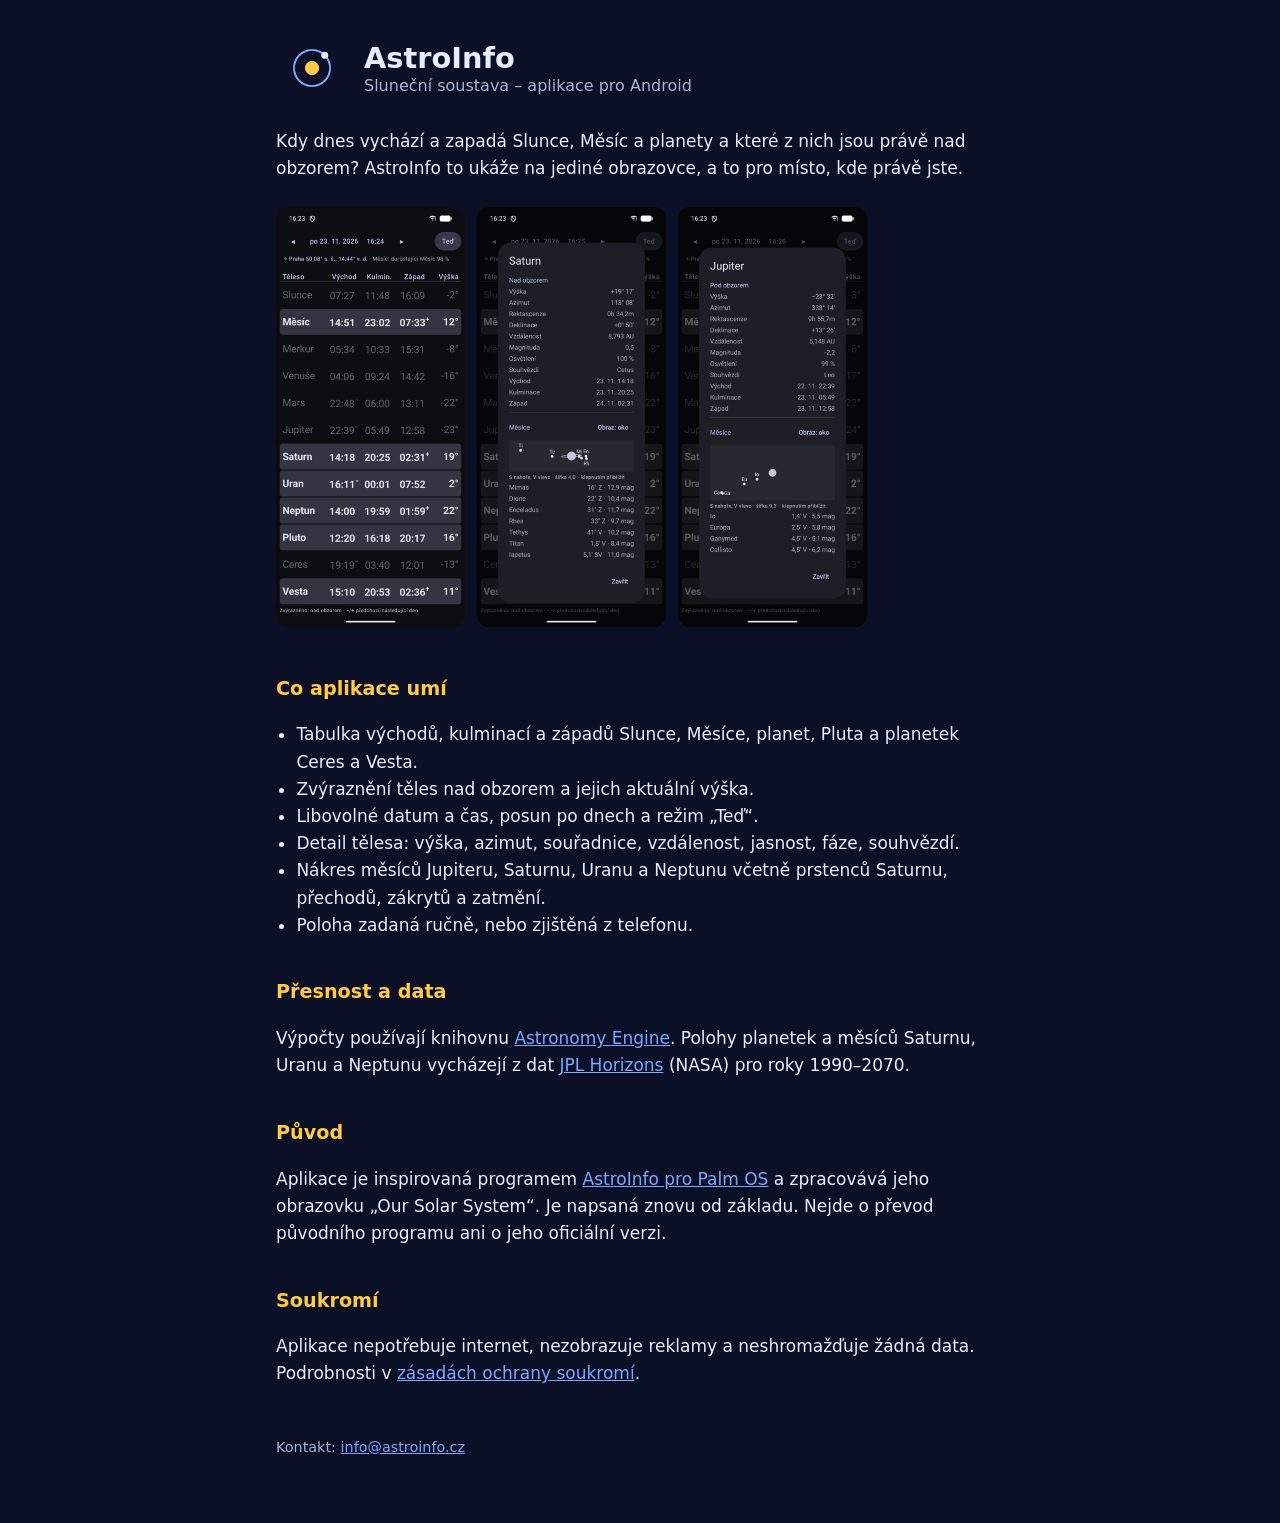
<file: index.html>
<!doctype html>
<html lang="cs">
<head>
<meta charset="utf-8">
<meta name="viewport" content="width=device-width, initial-scale=1">
<title>AstroInfo – Sluneční soustava</title>
<meta name="description" content="Aplikace pro Android: východy a západy Slunce, Měsíce a planet a polohy měsíců velkých planet.">
<link rel="icon" href="img/icon.png">
<link rel="stylesheet" href="style.css">
</head>
<body>
<main>
<header>
  <img src="img/icon.png" alt="">
  <h1>AstroInfo<small>Sluneční soustava – aplikace pro Android</small></h1>
</header>

<p>Kdy dnes vychází a zapadá Slunce, Měsíc a planety a které z nich jsou právě nad obzorem?
AstroInfo to ukáže na jediné obrazovce, a to pro místo, kde právě jste.</p>

<!-- Po vydání doplnit odkaz:
<p><a href="https://play.google.com/store/apps/details?id=cz.astroinfo.app">Stáhnout z Google Play</a></p>
-->

<div class="shots">
  <img src="img/1.png" alt="Tabulka východů a západů">
  <img src="img/2.png" alt="Detail Saturnu s měsíci">
  <img src="img/3.png" alt="Detail Jupiteru s měsíci">
</div>

<h2>Co aplikace umí</h2>
<ul>
  <li>Tabulka východů, kulminací a západů Slunce, Měsíce, planet, Pluta a planetek Ceres a Vesta.</li>
  <li>Zvýraznění těles nad obzorem a jejich aktuální výška.</li>
  <li>Libovolné datum a čas, posun po dnech a režim „Teď“.</li>
  <li>Detail tělesa: výška, azimut, souřadnice, vzdálenost, jasnost, fáze, souhvězdí.</li>
  <li>Nákres měsíců Jupiteru, Saturnu, Uranu a Neptunu včetně prstenců Saturnu, přechodů, zákrytů a zatmění.</li>
  <li>Poloha zadaná ručně, nebo zjištěná z telefonu.</li>
</ul>

<h2>Přesnost a data</h2>
<p>Výpočty používají knihovnu <a href="https://github.com/cosinekitty/astronomy">Astronomy Engine</a>.
Polohy planetek a měsíců Saturnu, Uranu a Neptunu vycházejí z dat
<a href="https://ssd.jpl.nasa.gov/horizons/">JPL Horizons</a> (NASA) pro roky 1990–2070.</p>

<h2>Původ</h2>
<p>Aplikace je inspirovaná programem <a href="https://astroinfo.sourceforge.net/">AstroInfo pro Palm OS</a>
a zpracovává jeho obrazovku „Our Solar System“. Je napsaná znovu od základu. Nejde o převod původního
programu ani o jeho oficiální verzi.</p>

<h2>Soukromí</h2>
<p>Aplikace nepotřebuje internet, nezobrazuje reklamy a neshromažďuje žádná data.
Podrobnosti v <a href="privacy.html">zásadách ochrany soukromí</a>.</p>

<footer>Kontakt: <a href="mailto:info@astroinfo.cz">info@astroinfo.cz</a></footer>
</main>
</body>
</html>
</file>
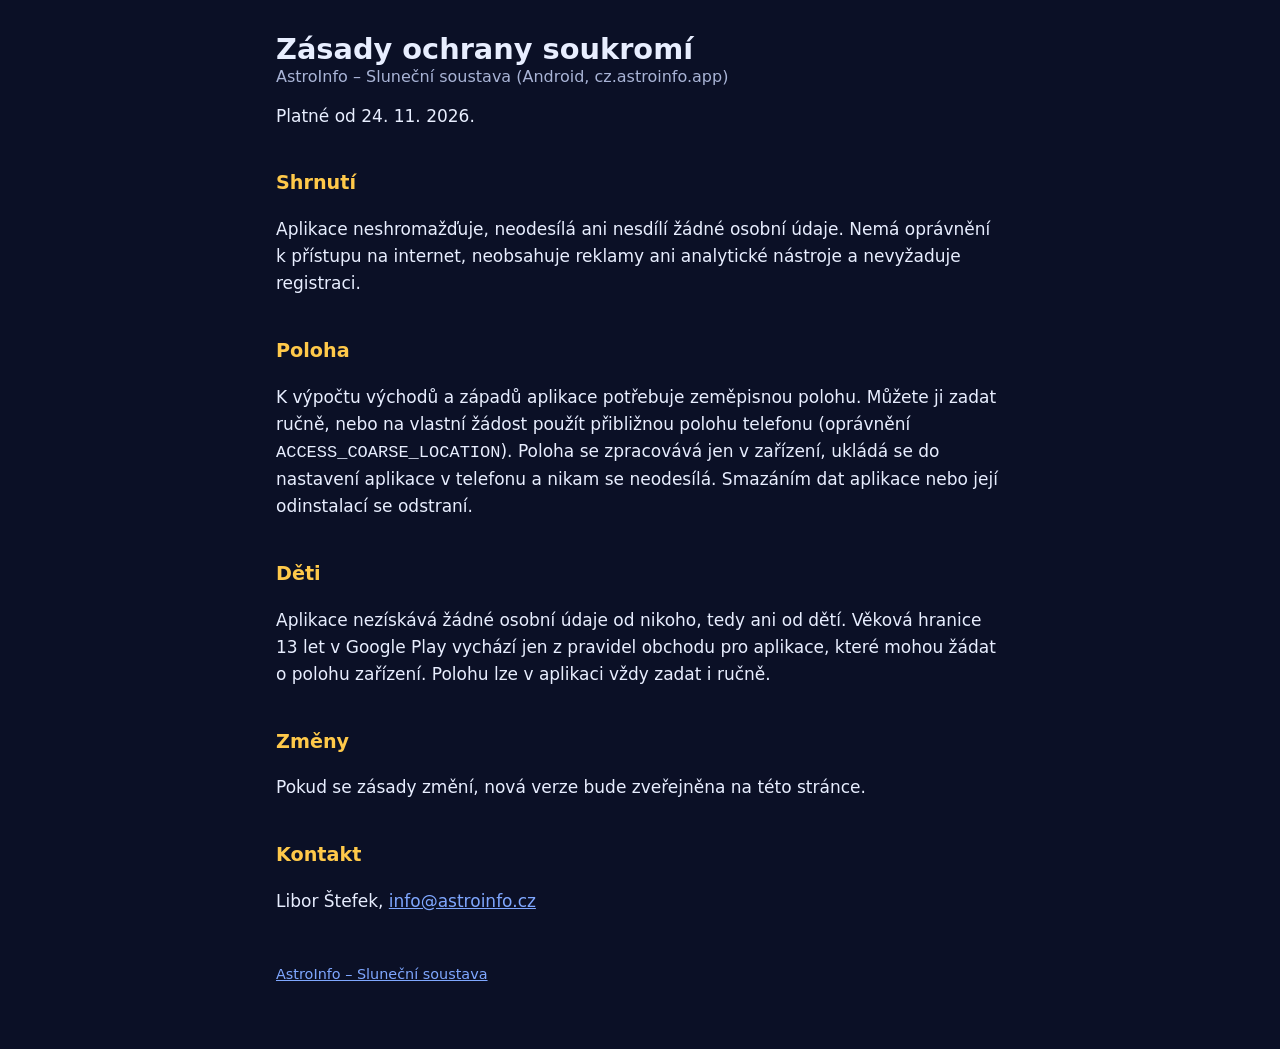
<file: privacy.html>
<!doctype html>
<html lang="cs">
<head>
<meta charset="utf-8">
<meta name="viewport" content="width=device-width, initial-scale=1">
<title>Ochrana soukromí – AstroInfo</title>
<link rel="icon" href="img/icon.png">
<link rel="stylesheet" href="style.css">
</head>
<body>
<main>
<h1>Zásady ochrany soukromí<small>AstroInfo – Sluneční soustava (Android, cz.astroinfo.app)</small></h1>
<p>Platné od 24. 11. 2026.</p>

<h2>Shrnutí</h2>
<p>Aplikace neshromažďuje, neodesílá ani nesdílí žádné osobní údaje. Nemá oprávnění k přístupu
na internet, neobsahuje reklamy ani analytické nástroje a nevyžaduje registraci.</p>

<h2>Poloha</h2>
<p>K výpočtu východů a západů aplikace potřebuje zeměpisnou polohu. Můžete ji zadat ručně,
nebo na vlastní žádost použít přibližnou polohu telefonu (oprávnění <code>ACCESS_COARSE_LOCATION</code>).
Poloha se zpracovává jen v zařízení, ukládá se do nastavení aplikace v telefonu a nikam se neodesílá.
Smazáním dat aplikace nebo její odinstalací se odstraní.</p>

<h2>Děti</h2>
<p>Aplikace nezískává žádné osobní údaje od nikoho, tedy ani od dětí. Věková hranice 13 let
v Google Play vychází jen z pravidel obchodu pro aplikace, které mohou žádat o polohu zařízení.
Polohu lze v aplikaci vždy zadat i ručně.</p>

<h2>Změny</h2>
<p>Pokud se zásady změní, nová verze bude zveřejněna na této stránce.</p>

<h2>Kontakt</h2>
<p>Libor Štefek, <a href="mailto:info@astroinfo.cz">info@astroinfo.cz</a></p>

<footer><a href="index.html">AstroInfo – Sluneční soustava</a></footer>
</main>
</body>
</html>
</file>
<file: style.css>
:root { --bg: #0b1026; --fg: #e8eeff; --muted: #a9b4d6; --accent: #ffc94a; --link: #7fa7ff; }
* { box-sizing: border-box; }
body { margin: 0; background: var(--bg); color: var(--fg); font: 17px/1.6 system-ui, -apple-system, "Segoe UI", Roboto, sans-serif; }
main { max-width: 760px; margin: 0 auto; padding: 32px 16px 64px; }
header { display: flex; align-items: center; gap: 16px; margin-bottom: 24px; }
header img { width: 72px; height: 72px; border-radius: 16px; }
h1 { margin: 0; font-size: 1.8rem; line-height: 1.2; }
h1 small { display: block; font-size: 1rem; font-weight: normal; color: var(--muted); }
h2 { color: var(--accent); font-size: 1.2rem; margin-top: 2em; }
a { color: var(--link); }
ul { padding-left: 1.2em; }
.shots { display: flex; gap: 12px; overflow-x: auto; padding: 8px 0; }
.shots img { height: 420px; border-radius: 12px; flex: none; }
footer { margin-top: 48px; color: var(--muted); font-size: 0.9rem; }
</file>
